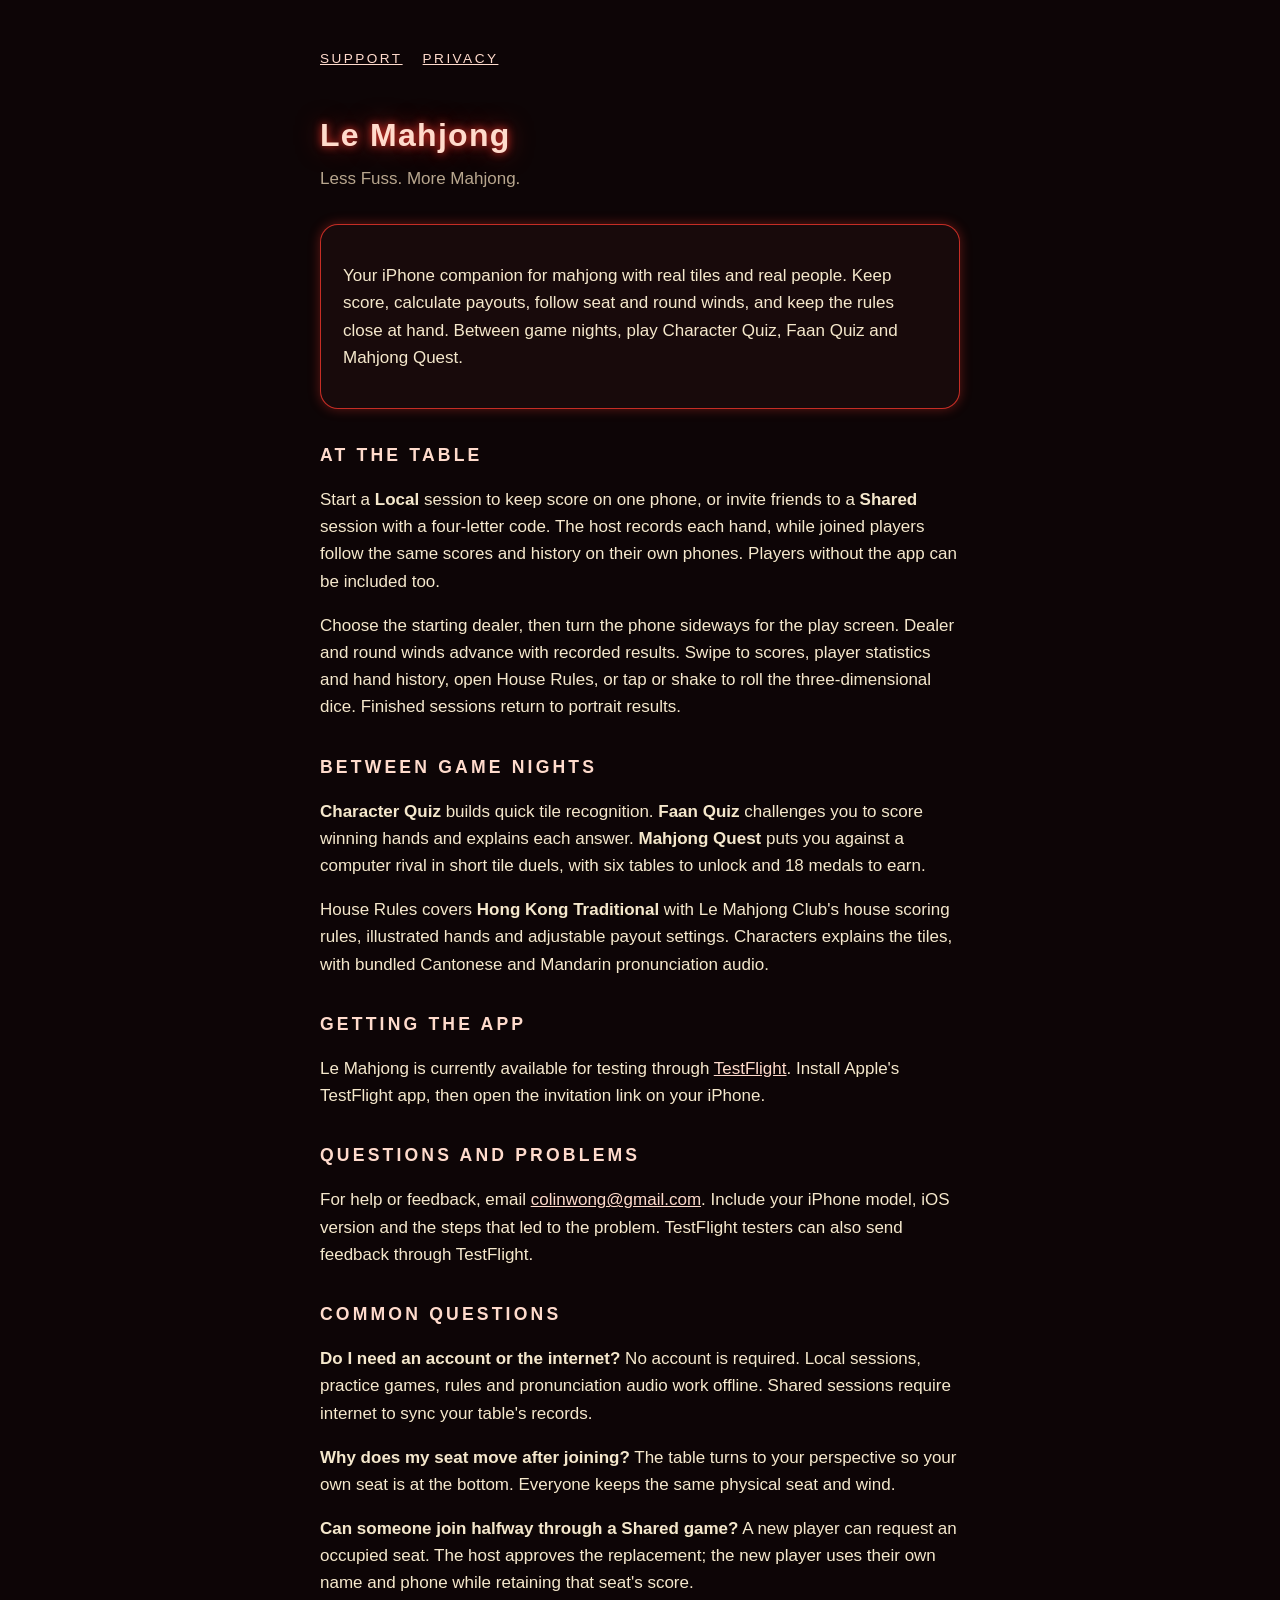
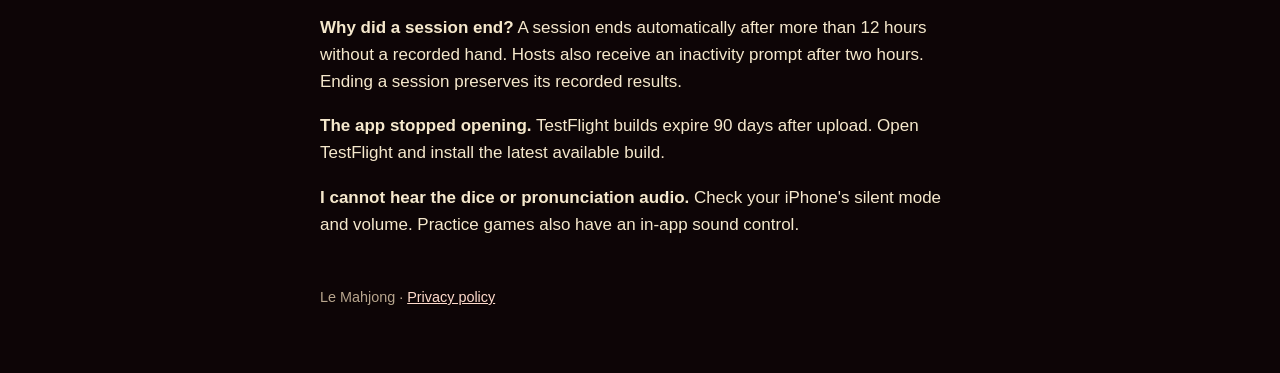
<file: index.html>
<!doctype html>
<html lang="en">
<head>
<meta charset="utf-8">
<meta name="viewport" content="width=device-width, initial-scale=1">
<title>Le Mahjong — Support</title>
<meta name="description" content="Le Mahjong: a companion for real-table mahjong, shared scorekeeping, Hong Kong Traditional rules and three practice games.">
<link rel="stylesheet" href="style.css">
</head>
<body>
<main>
  <nav><a href="./">Support</a><a href="privacy.html">Privacy</a></nav>
  <h1>Le Mahjong</h1>
  <p class="sub">Less Fuss. More Mahjong.</p>

  <div class="card">
    <p>Your iPhone companion for mahjong with real tiles and real people. Keep score, calculate payouts, follow seat and round winds, and keep the rules close at hand. Between game nights, play Character Quiz, Faan Quiz and Mahjong Quest.</p>
  </div>

  <h2>At the table</h2>
  <p>Start a <strong>Local</strong> session to keep score on one phone, or invite friends to a <strong>Shared</strong> session with a four-letter code. The host records each hand, while joined players follow the same scores and history on their own phones. Players without the app can be included too.</p>
  <p>Choose the starting dealer, then turn the phone sideways for the play screen. Dealer and round winds advance with recorded results. Swipe to scores, player statistics and hand history, open House Rules, or tap or shake to roll the three-dimensional dice. Finished sessions return to portrait results.</p>

  <h2>Between game nights</h2>
  <p><strong>Character Quiz</strong> builds quick tile recognition. <strong>Faan Quiz</strong> challenges you to score winning hands and explains each answer. <strong>Mahjong Quest</strong> puts you against a computer rival in short tile duels, with six tables to unlock and 18 medals to earn.</p>
  <p>House Rules covers <strong>Hong Kong Traditional</strong> with Le Mahjong Club's house scoring rules, illustrated hands and adjustable payout settings. Characters explains the tiles, with bundled Cantonese and Mandarin pronunciation audio.</p>

  <h2>Getting the app</h2>
  <p>Le Mahjong is currently available for testing through <a href="https://testflight.apple.com/join/3ruqc7W3">TestFlight</a>. Install Apple's TestFlight app, then open the invitation link on your iPhone.</p>

  <h2>Questions and problems</h2>
  <p>For help or feedback, email <a href="mailto:colinwong@gmail.com">colinwong@gmail.com</a>. Include your iPhone model, iOS version and the steps that led to the problem. TestFlight testers can also send feedback through TestFlight.</p>

  <h2>Common questions</h2>
  <p><strong>Do I need an account or the internet?</strong> No account is required. Local sessions, practice games, rules and pronunciation audio work offline. Shared sessions require internet to sync your table's records.</p>
  <p><strong>Why does my seat move after joining?</strong> The table turns to your perspective so your own seat is at the bottom. Everyone keeps the same physical seat and wind.</p>
  <p><strong>Can someone join halfway through a Shared game?</strong> A new player can request an occupied seat. The host approves the replacement; the new player uses their own name and phone while retaining that seat's score.</p>
  <p><strong>Why did a session end?</strong> A session ends automatically after more than 12 hours without a recorded hand. Hosts also receive an inactivity prompt after two hours. Ending a session preserves its recorded results.</p>
  <p><strong>The app stopped opening.</strong> TestFlight builds expire 90 days after upload. Open TestFlight and install the latest available build.</p>
  <p><strong>I cannot hear the dice or pronunciation audio.</strong> Check your iPhone's silent mode and volume. Practice games also have an in-app sound control.</p>

  <footer>Le Mahjong · <a href="privacy.html">Privacy policy</a></footer>
</main>
</body>
</html>
</file>
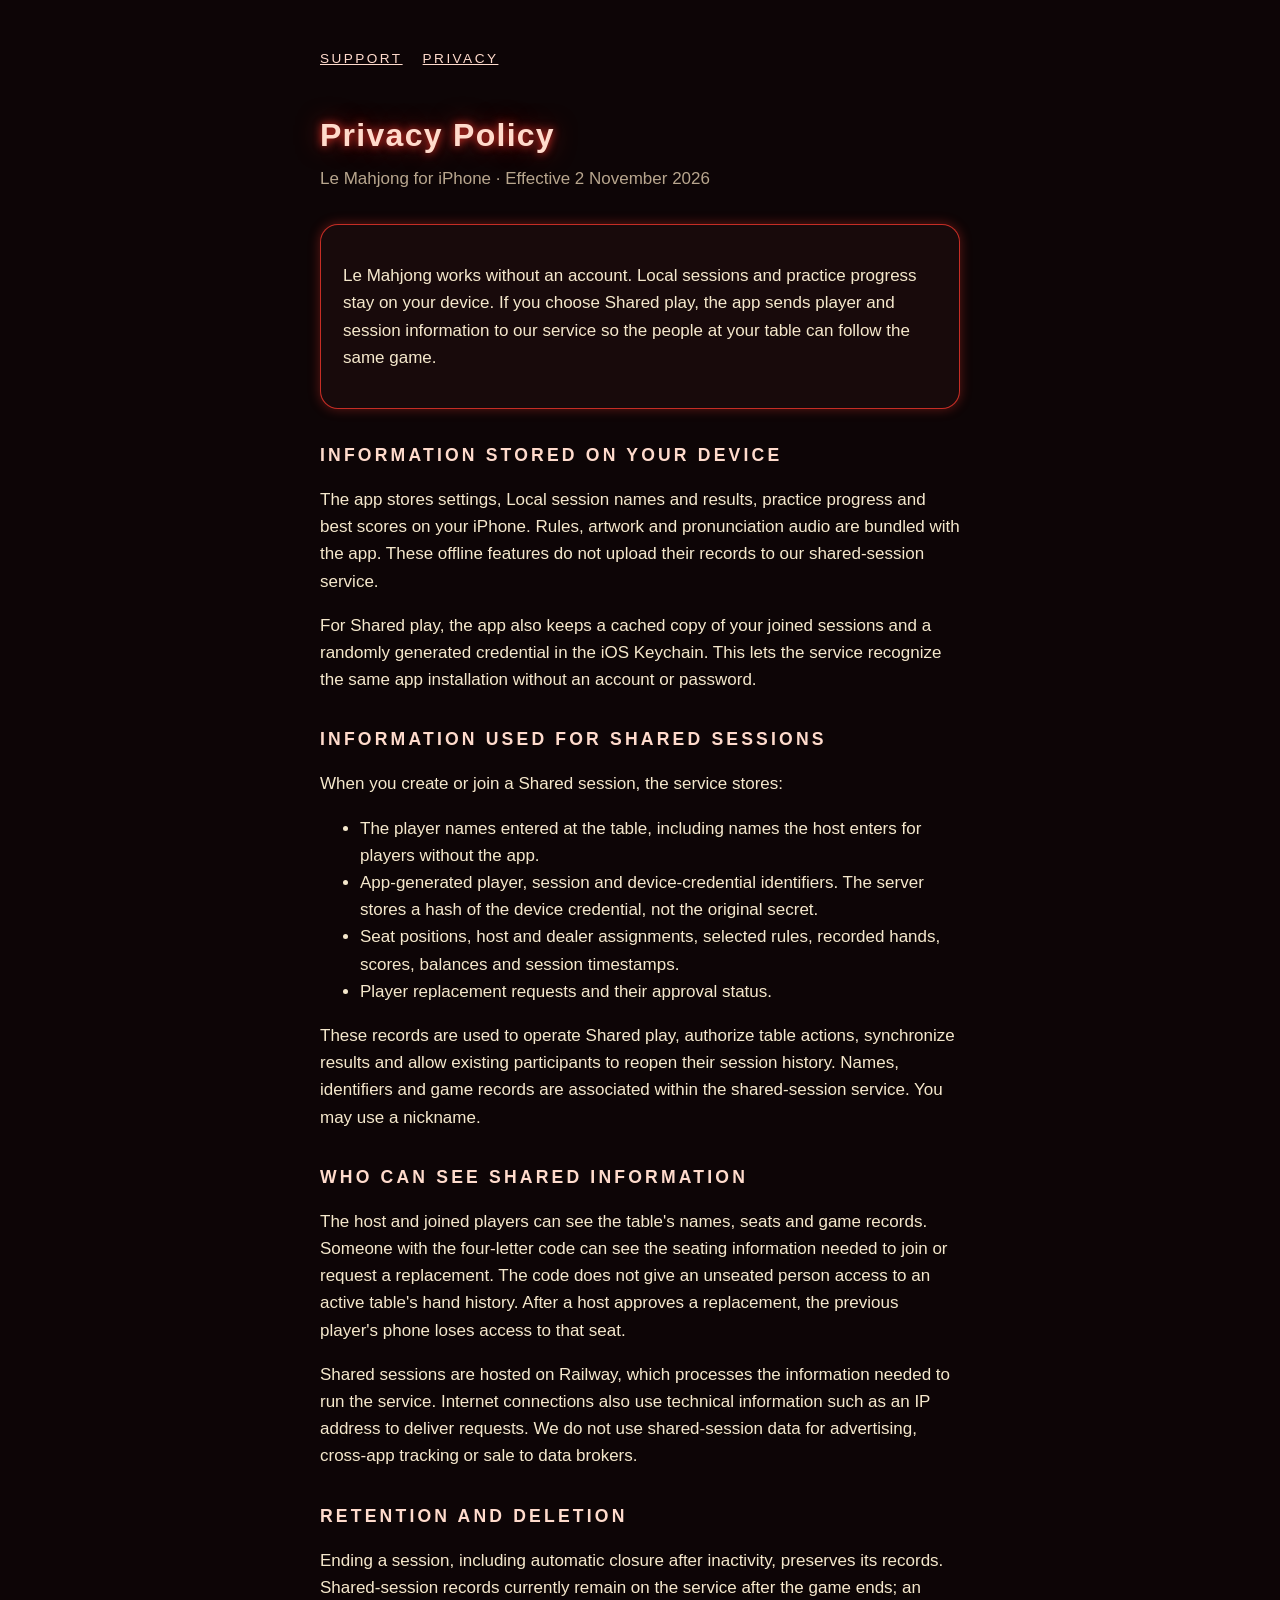
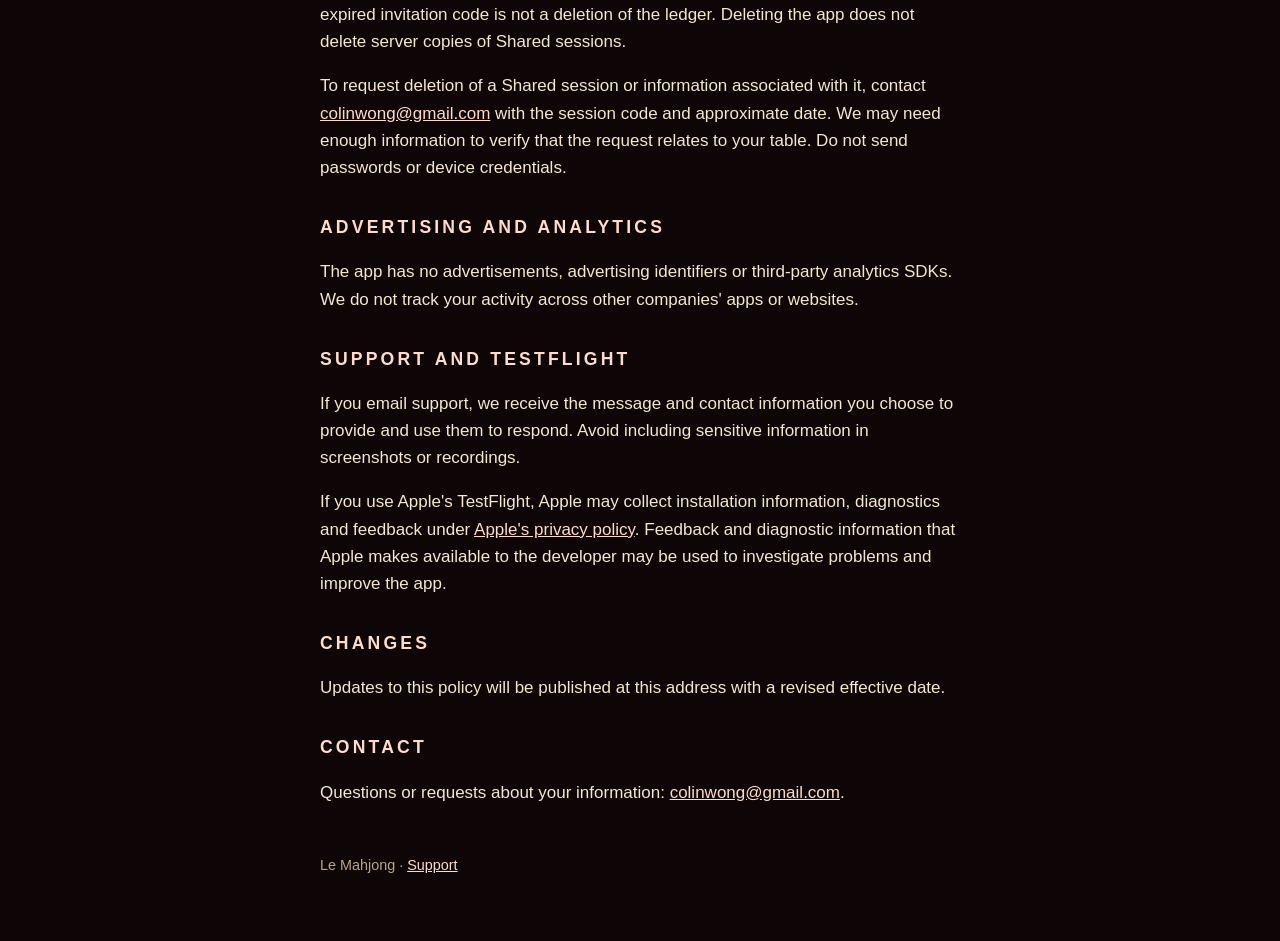
<file: privacy.html>
<!doctype html>
<html lang="en">
<head>
<meta charset="utf-8">
<meta name="viewport" content="width=device-width, initial-scale=1">
<title>Le Mahjong — Privacy Policy</title>
<link rel="stylesheet" href="style.css">
</head>
<body>
<main>
  <nav><a href="./">Support</a><a href="privacy.html">Privacy</a></nav>
  <h1>Privacy Policy</h1>
  <p class="sub">Le Mahjong for iPhone · Effective 2 November 2026</p>

  <div class="card">
    <p>Le Mahjong works without an account. Local sessions and practice progress stay on your device. If you choose Shared play, the app sends player and session information to our service so the people at your table can follow the same game.</p>
  </div>

  <h2>Information stored on your device</h2>
  <p>The app stores settings, Local session names and results, practice progress and best scores on your iPhone. Rules, artwork and pronunciation audio are bundled with the app. These offline features do not upload their records to our shared-session service.</p>
  <p>For Shared play, the app also keeps a cached copy of your joined sessions and a randomly generated credential in the iOS Keychain. This lets the service recognize the same app installation without an account or password.</p>

  <h2>Information used for Shared sessions</h2>
  <p>When you create or join a Shared session, the service stores:</p>
  <ul>
    <li>The player names entered at the table, including names the host enters for players without the app.</li>
    <li>App-generated player, session and device-credential identifiers. The server stores a hash of the device credential, not the original secret.</li>
    <li>Seat positions, host and dealer assignments, selected rules, recorded hands, scores, balances and session timestamps.</li>
    <li>Player replacement requests and their approval status.</li>
  </ul>
  <p>These records are used to operate Shared play, authorize table actions, synchronize results and allow existing participants to reopen their session history. Names, identifiers and game records are associated within the shared-session service. You may use a nickname.</p>

  <h2>Who can see shared information</h2>
  <p>The host and joined players can see the table's names, seats and game records. Someone with the four-letter code can see the seating information needed to join or request a replacement. The code does not give an unseated person access to an active table's hand history. After a host approves a replacement, the previous player's phone loses access to that seat.</p>
  <p>Shared sessions are hosted on Railway, which processes the information needed to run the service. Internet connections also use technical information such as an IP address to deliver requests. We do not use shared-session data for advertising, cross-app tracking or sale to data brokers.</p>

  <h2>Retention and deletion</h2>
  <p>Ending a session, including automatic closure after inactivity, preserves its records. Shared-session records currently remain on the service after the game ends; an expired invitation code is not a deletion of the ledger. Deleting the app does not delete server copies of Shared sessions.</p>
  <p>To request deletion of a Shared session or information associated with it, contact <a href="mailto:colinwong@gmail.com">colinwong@gmail.com</a> with the session code and approximate date. We may need enough information to verify that the request relates to your table. Do not send passwords or device credentials.</p>

  <h2>Advertising and analytics</h2>
  <p>The app has no advertisements, advertising identifiers or third-party analytics SDKs. We do not track your activity across other companies' apps or websites.</p>

  <h2>Support and TestFlight</h2>
  <p>If you email support, we receive the message and contact information you choose to provide and use them to respond. Avoid including sensitive information in screenshots or recordings.</p>
  <p>If you use Apple's TestFlight, Apple may collect installation information, diagnostics and feedback under <a href="https://www.apple.com/legal/privacy/">Apple's privacy policy</a>. Feedback and diagnostic information that Apple makes available to the developer may be used to investigate problems and improve the app.</p>

  <h2>Changes</h2>
  <p>Updates to this policy will be published at this address with a revised effective date.</p>

  <h2>Contact</h2>
  <p>Questions or requests about your information: <a href="mailto:colinwong@gmail.com">colinwong@gmail.com</a>.</p>

  <footer>Le Mahjong · <a href="./">Support</a></footer>
</main>
</body>
</html>
</file>
<file: style.css>
:root { color-scheme: dark; --bg: #0d0506; --panel: #180a0b; --tube: #ff382e; --core: #ffdbcc; --ivory: #f5e8cc; --muted: #b8a68e; }
* { box-sizing: border-box; }
body { margin: 0; background: var(--bg); color: var(--ivory); font: 17px/1.6 -apple-system, BlinkMacSystemFont, "Helvetica Neue", Arial, sans-serif; }
main { max-width: 680px; margin: 0 auto; padding: 48px 20px 64px; }
h1 { font-size: 2rem; margin: 0 0 4px; color: var(--core); text-shadow: 0 0 8px rgba(255,56,46,.9), 0 0 24px rgba(255,56,46,.5); letter-spacing: .04em; }
h2 { font-size: 1.1rem; margin: 32px 0 8px; color: var(--core); text-transform: uppercase; letter-spacing: .18em; }
p, li { color: var(--ivory); }
.sub { color: var(--muted); margin: 0 0 32px; }
a { color: var(--core); }
.card { background: var(--panel); border: 1.5px solid rgba(255,56,46,.75); border-radius: 18px; padding: 20px 22px; box-shadow: 0 0 12px rgba(255,56,46,.35); margin: 20px 0; }
nav { display: flex; gap: 20px; margin-bottom: 40px; text-transform: uppercase; letter-spacing: .18em; font-size: .85rem; }
footer { margin-top: 48px; color: var(--muted); font-size: .9rem; }
</file>
